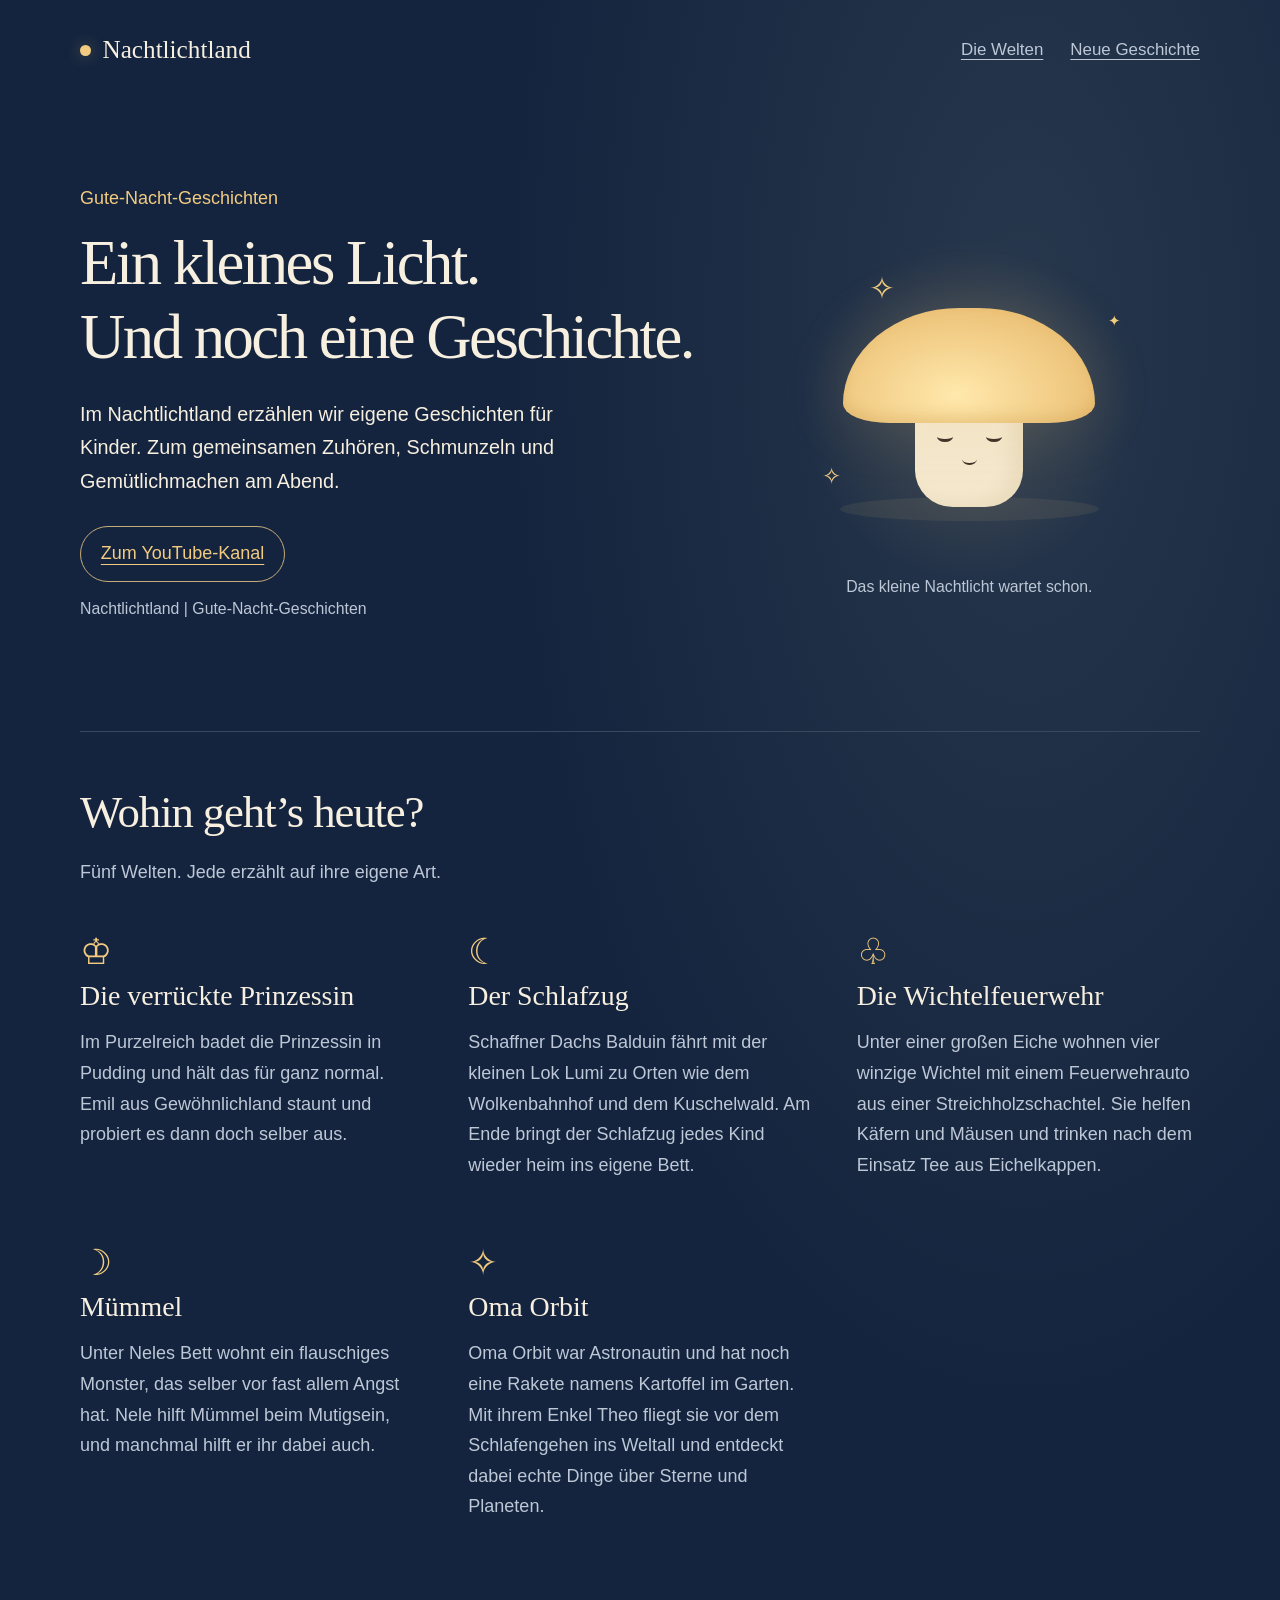
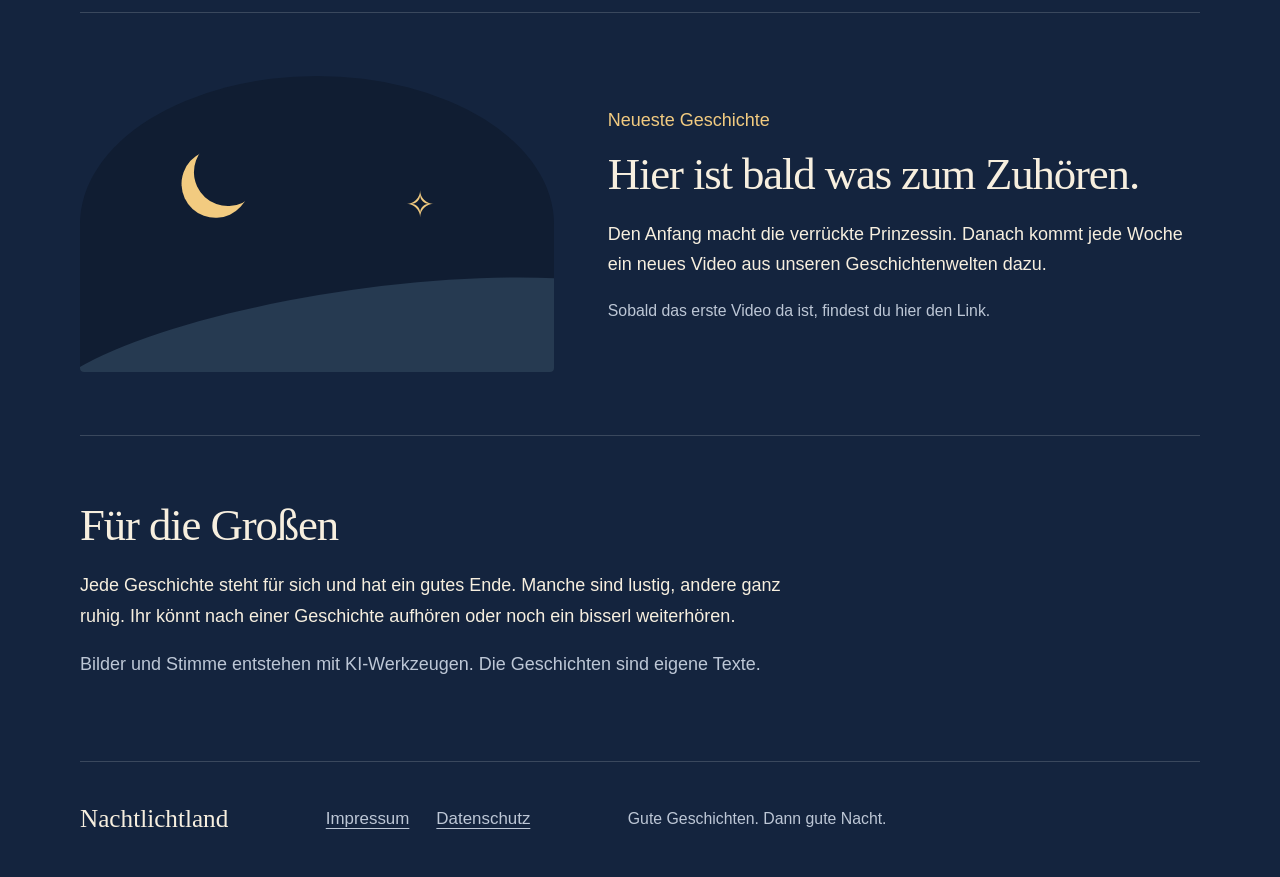
<file: index.html>
<!doctype html>
<html lang="de-AT">
<head>
  <meta charset="utf-8">
  <meta name="viewport" content="width=device-width, initial-scale=1">
  <meta name="description" content="Nachtlichtland: eigene Gute-Nacht-Geschichten für Kinder. Von der verrückten Prinzessin bis zum Schlafzug. Zum gemeinsamen Zuhören am Abend.">
  <meta name="theme-color" content="#14243e">
  <meta name="referrer" content="no-referrer">
  <title>Nachtlichtland | Gute-Nacht-Geschichten</title>
  <link rel="stylesheet" href="stil.css">
</head>
<body>
  <a class="skip-link" href="#inhalt">Zum Inhalt</a>
  <header class="site-header wrap">
    <a class="wordmark" href="index.html" aria-label="Nachtlichtland, Startseite"><span class="brand-light" aria-hidden="true"></span>Nachtlichtland</a>
    <nav aria-label="Hauptnavigation"><a href="#welten">Die Welten</a><a href="#geschichte">Neue Geschichte</a></nav>
  </header>
  <main id="inhalt">
    <section class="hero wrap" aria-labelledby="willkommen">
      <div class="hero-copy">
        <p class="intro">Gute-Nacht-Geschichten</p>
        <h1 id="willkommen">Ein kleines Licht.<br>Und noch eine Geschichte.</h1>
        <p class="lead">Im Nachtlichtland erzählen wir eigene Geschichten für Kinder. Zum gemeinsamen Zuhören, Schmunzeln und Gemütlichmachen am Abend.</p>
        <a class="coming-soon" href="https://www.youtube.com/@Nachtlichtland" rel="noreferrer">Zum YouTube-Kanal</a>
        <p class="small">Nachtlichtland | Gute-Nacht-Geschichten</p>
      </div>
      <figure class="nightlight-scene">
        <!-- FIGUR-PLATZHALTER: später durch das bestätigte Referenzbild aus _marke/NACHTLICHTLAND.md ersetzen. -->
        <div class="nightlight" role="img" aria-label="Ein kleines pilzförmiges Nachtlicht leuchtet honiggelb. Vorläufige Darstellung.">
          <span class="spark spark-one" aria-hidden="true">✧</span><span class="spark spark-two" aria-hidden="true">✦</span><span class="spark spark-three" aria-hidden="true">✧</span>
          <div class="lamp-cap" aria-hidden="true"></div>
          <div class="lamp-base" aria-hidden="true"><span class="eye eye-left"></span><span class="eye eye-right"></span><span class="smile"></span></div>
          <div class="lamp-ground" aria-hidden="true"></div>
        </div>
        <figcaption>Das kleine Nachtlicht wartet schon.</figcaption>
      </figure>
    </section>
    <section class="worlds wrap" id="welten" aria-labelledby="welten-titel">
      <div class="section-heading"><h2 id="welten-titel">Wohin geht’s heute?</h2><p>Fünf Welten. Jede erzählt auf ihre eigene Art.</p></div>
      <div class="world-grid">
        <article class="world"><span class="world-symbol" aria-hidden="true">♔</span><h3>Die verrückte Prinzessin</h3><p>Im Purzelreich badet die Prinzessin in Pudding und hält das für ganz normal. Emil aus Gewöhnlichland staunt und probiert es dann doch selber aus.</p></article>
        <article class="world"><span class="world-symbol" aria-hidden="true">☾</span><h3>Der Schlafzug</h3><p>Schaffner Dachs Balduin fährt mit der kleinen Lok Lumi zu Orten wie dem Wolkenbahnhof und dem Kuschelwald. Am Ende bringt der Schlafzug jedes Kind wieder heim ins eigene Bett.</p></article>
        <article class="world"><span class="world-symbol" aria-hidden="true">♧</span><h3>Die Wichtelfeuerwehr</h3><p>Unter einer großen Eiche wohnen vier winzige Wichtel mit einem Feuerwehrauto aus einer Streichholzschachtel. Sie helfen Käfern und Mäusen und trinken nach dem Einsatz Tee aus Eichelkappen.</p></article>
        <article class="world"><span class="world-symbol" aria-hidden="true">☽</span><h3>Mümmel</h3><p>Unter Neles Bett wohnt ein flauschiges Monster, das selber vor fast allem Angst hat. Nele hilft Mümmel beim Mutigsein, und manchmal hilft er ihr dabei auch.</p></article>
        <article class="world"><span class="world-symbol" aria-hidden="true">✧</span><h3>Oma Orbit</h3><p>Oma Orbit war Astronautin und hat noch eine Rakete namens Kartoffel im Garten. Mit ihrem Enkel Theo fliegt sie vor dem Schlafengehen ins Weltall und entdeckt dabei echte Dinge über Sterne und Planeten.</p></article>
      </div>
    </section>
    <section class="latest wrap" id="geschichte" aria-labelledby="neu-titel">
      <div class="story-window" aria-hidden="true"><span class="moon"></span><span class="window-star">✧</span><span class="window-hill"></span></div>
      <div><p class="intro">Neueste Geschichte</p><h2 id="neu-titel">Hier ist bald was zum Zuhören.</h2><p>Den Anfang macht die verrückte Prinzessin. Danach kommt jede Woche ein neues Video aus unseren Geschichtenwelten dazu.</p>
        <!-- VIDEO-PLATZHALTER: Nach Veröffentlichung Titel und Text aktualisieren und einen normalen YouTube-Link ergänzen. Kein eingebetteter Player und kein externes Vorschaubild. -->
        <p class="small">Sobald das erste Video da ist, findest du hier den Link.</p>
      </div>
    </section>
    <aside class="parents wrap" aria-labelledby="eltern-titel"><h2 id="eltern-titel">Für die Großen</h2><p>Jede Geschichte steht für sich und hat ein gutes Ende. Manche sind lustig, andere ganz ruhig. Ihr könnt nach einer Geschichte aufhören oder noch ein bisserl weiterhören.</p><p>Bilder und Stimme entstehen mit KI-Werkzeugen. Die Geschichten sind eigene Texte.</p></aside>
  </main>
  <footer class="site-footer wrap"><a class="wordmark" href="index.html">Nachtlichtland</a><nav aria-label="Rechtliches"><a href="impressum.html">Impressum</a><a href="datenschutz.html">Datenschutz</a></nav><p class="small">Gute Geschichten. Dann gute Nacht.</p></footer>
</body>
</html>
</file>
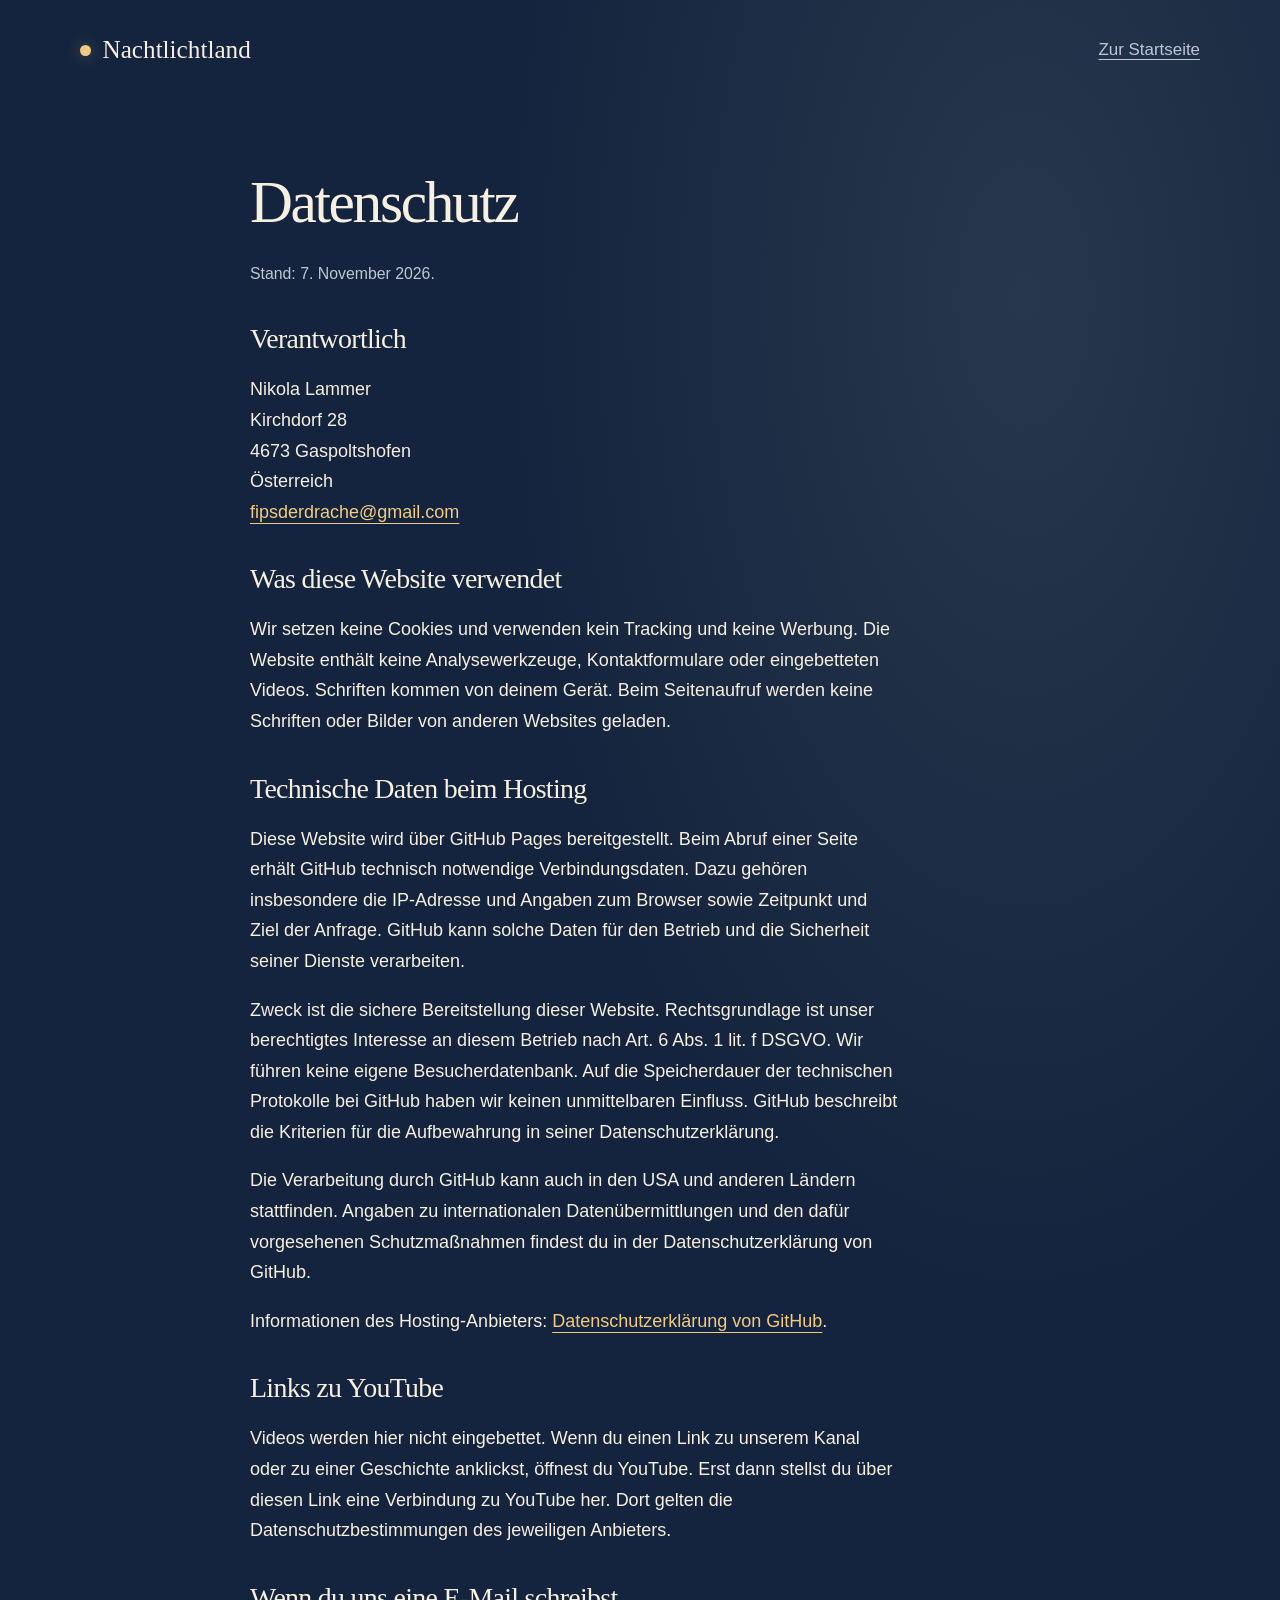
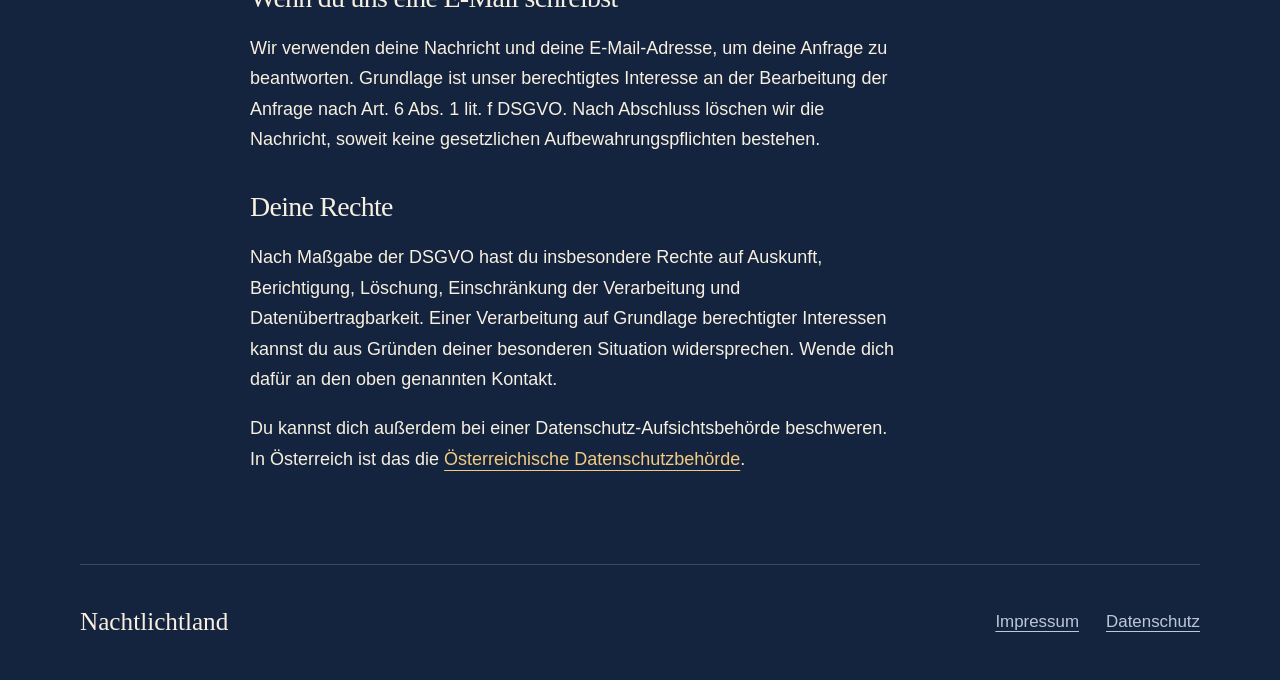
<file: datenschutz.html>
<!doctype html>
<html lang="de-AT">
<head>
  <meta charset="utf-8">
  <meta name="viewport" content="width=device-width, initial-scale=1">
  <meta name="robots" content="noindex">
  <meta name="referrer" content="no-referrer">
  <title>Datenschutz | Nachtlichtland</title>
  <link rel="stylesheet" href="stil.css">
</head>
<body>
  <a class="skip-link" href="#inhalt">Zum Inhalt</a>
  <header class="site-header wrap"><a class="wordmark" href="index.html"><span class="brand-light" aria-hidden="true"></span>Nachtlichtland</a><nav aria-label="Hauptnavigation"><a href="index.html">Zur Startseite</a></nav></header>
  <main class="legal wrap" id="inhalt">
    <h1>Datenschutz</h1>
    <p class="small">Stand: 7. November 2026.</p>
    <h2>Verantwortlich</h2>
    <p>Nikola Lammer<br>Kirchdorf 28<br>4673 Gaspoltshofen<br>Österreich<br><a href="mailto:fipsderdrache@gmail.com">fipsderdrache@gmail.com</a></p>
    <h2>Was diese Website verwendet</h2>
    <p>Wir setzen keine Cookies und verwenden kein Tracking und keine Werbung. Die Website enthält keine Analysewerkzeuge, Kontaktformulare oder eingebetteten Videos. Schriften kommen von deinem Gerät. Beim Seitenaufruf werden keine Schriften oder Bilder von anderen Websites geladen.</p>
    <h2>Technische Daten beim Hosting</h2>
    <p>Diese Website wird über GitHub Pages bereitgestellt. Beim Abruf einer Seite erhält GitHub technisch notwendige Verbindungsdaten. Dazu gehören insbesondere die IP-Adresse und Angaben zum Browser sowie Zeitpunkt und Ziel der Anfrage. GitHub kann solche Daten für den Betrieb und die Sicherheit seiner Dienste verarbeiten.</p>
    <p>Zweck ist die sichere Bereitstellung dieser Website. Rechtsgrundlage ist unser berechtigtes Interesse an diesem Betrieb nach Art. 6 Abs. 1 lit. f DSGVO. Wir führen keine eigene Besucherdatenbank. Auf die Speicherdauer der technischen Protokolle bei GitHub haben wir keinen unmittelbaren Einfluss. GitHub beschreibt die Kriterien für die Aufbewahrung in seiner Datenschutzerklärung.</p>
    <p>Die Verarbeitung durch GitHub kann auch in den USA und anderen Ländern stattfinden. Angaben zu internationalen Datenübermittlungen und den dafür vorgesehenen Schutzmaßnahmen findest du in der Datenschutzerklärung von GitHub.</p>
    <p>Informationen des Hosting-Anbieters: <a href="https://docs.github.com/en/site-policy/privacy-policies/github-general-privacy-statement" rel="noreferrer">Datenschutzerklärung von GitHub</a>.</p>
    <h2>Links zu YouTube</h2>
    <p>Videos werden hier nicht eingebettet. Wenn du einen Link zu unserem Kanal oder zu einer Geschichte anklickst, öffnest du YouTube. Erst dann stellst du über diesen Link eine Verbindung zu YouTube her. Dort gelten die Datenschutzbestimmungen des jeweiligen Anbieters.</p>
    <h2>Wenn du uns eine E-Mail schreibst</h2>
    <p>Wir verwenden deine Nachricht und deine E-Mail-Adresse, um deine Anfrage zu beantworten. Grundlage ist unser berechtigtes Interesse an der Bearbeitung der Anfrage nach Art. 6 Abs. 1 lit. f DSGVO. Nach Abschluss löschen wir die Nachricht, soweit keine gesetzlichen Aufbewahrungspflichten bestehen.</p>
    <h2>Deine Rechte</h2>
    <p>Nach Maßgabe der DSGVO hast du insbesondere Rechte auf Auskunft, Berichtigung, Löschung, Einschränkung der Verarbeitung und Datenübertragbarkeit. Einer Verarbeitung auf Grundlage berechtigter Interessen kannst du aus Gründen deiner besonderen Situation widersprechen. Wende dich dafür an den oben genannten Kontakt.</p>
    <p>Du kannst dich außerdem bei einer Datenschutz-Aufsichtsbehörde beschweren. In Österreich ist das die <a href="https://www.dsb.gv.at/" rel="noreferrer">Österreichische Datenschutzbehörde</a>.</p>
  </main>
  <footer class="site-footer wrap"><a class="wordmark" href="index.html">Nachtlichtland</a><nav aria-label="Rechtliches"><a href="impressum.html">Impressum</a><a href="datenschutz.html" aria-current="page">Datenschutz</a></nav></footer>
</body>
</html>
</file>
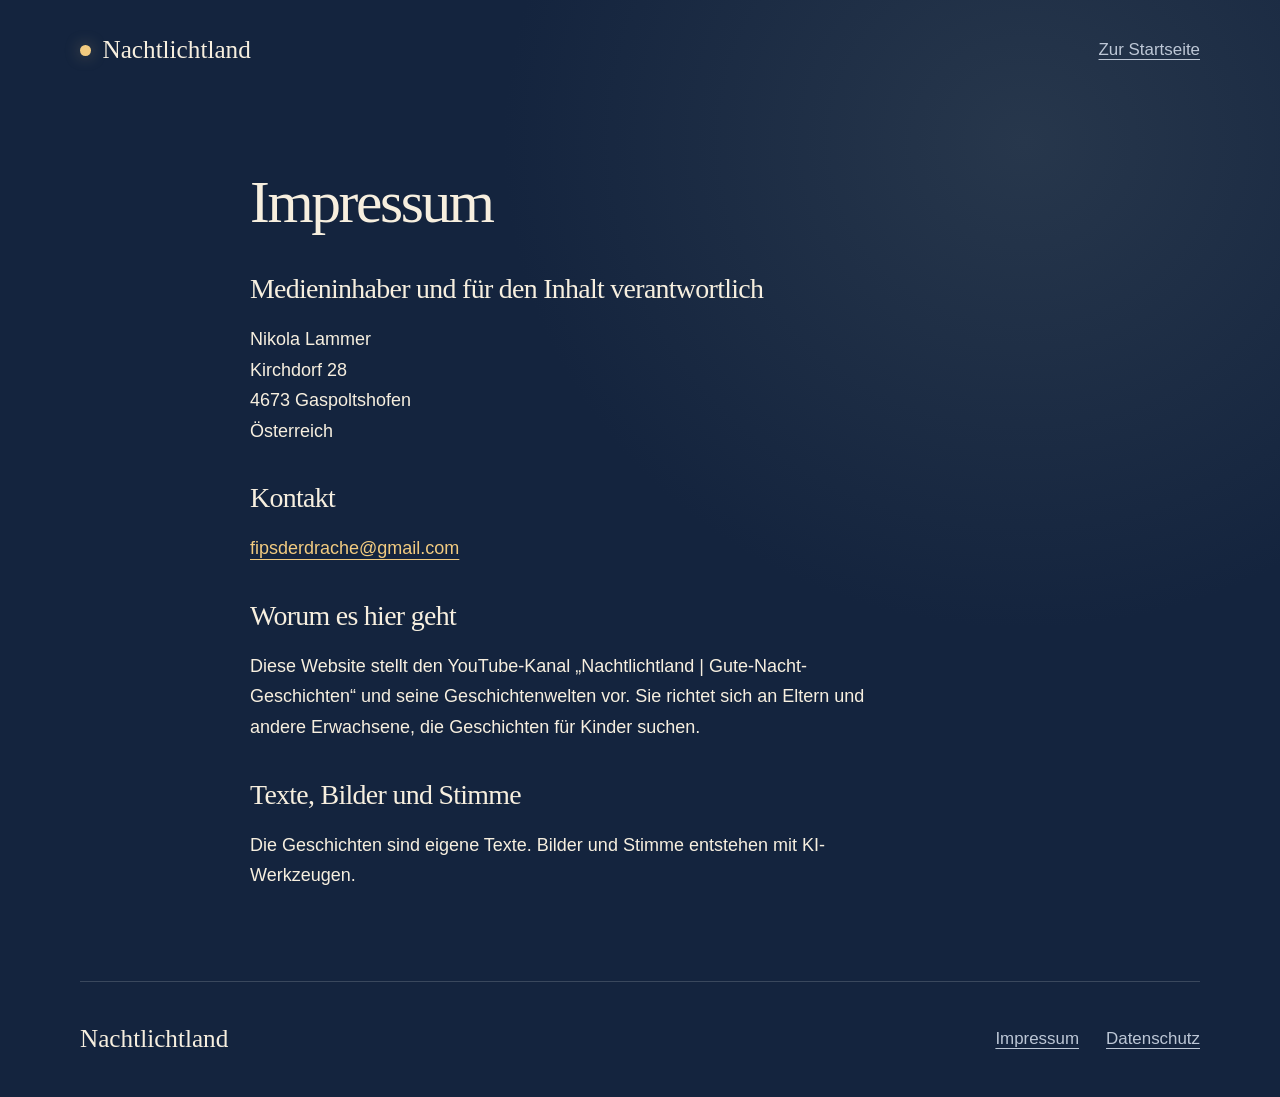
<file: impressum.html>
<!doctype html>
<html lang="de-AT">
<head>
  <meta charset="utf-8">
  <meta name="viewport" content="width=device-width, initial-scale=1">
  <meta name="robots" content="noindex">
  <meta name="referrer" content="no-referrer">
  <title>Impressum | Nachtlichtland</title>
  <link rel="stylesheet" href="stil.css">
</head>
<body>
  <a class="skip-link" href="#inhalt">Zum Inhalt</a>
  <header class="site-header wrap"><a class="wordmark" href="index.html"><span class="brand-light" aria-hidden="true"></span>Nachtlichtland</a><nav aria-label="Hauptnavigation"><a href="index.html">Zur Startseite</a></nav></header>
  <main class="legal wrap" id="inhalt">
    <h1>Impressum</h1>
    <h2>Medieninhaber und für den Inhalt verantwortlich</h2>
    <address>Nikola Lammer<br>Kirchdorf 28<br>4673 Gaspoltshofen<br>Österreich</address>
    <h2>Kontakt</h2>
    <p><a href="mailto:fipsderdrache@gmail.com">fipsderdrache@gmail.com</a></p>
    <h2>Worum es hier geht</h2>
    <p>Diese Website stellt den YouTube-Kanal „Nachtlichtland | Gute-Nacht-Geschichten“ und seine Geschichtenwelten vor. Sie richtet sich an Eltern und andere Erwachsene, die Geschichten für Kinder suchen.</p>
    <h2>Texte, Bilder und Stimme</h2>
    <p>Die Geschichten sind eigene Texte. Bilder und Stimme entstehen mit KI-Werkzeugen.</p>
  </main>
  <footer class="site-footer wrap"><a class="wordmark" href="index.html">Nachtlichtland</a><nav aria-label="Rechtliches"><a href="impressum.html" aria-current="page">Impressum</a><a href="datenschutz.html">Datenschutz</a></nav></footer>
</body>
</html>
</file>
<file: stil.css>
:root {
  color-scheme: dark;
  --night: #14243e;
  --night-deep: #101d32;
  --honey: #f2cb80;
  --cream: #f7efdF;
  --quiet: #bdc7d6;
  --line: #3a485d;
  --ink: #3c2e25;
  font-family: "Trebuchet MS", "Segoe UI", sans-serif;
  color: var(--cream);
  background: var(--night);
  font-size: 18px;
  line-height: 1.7;
}
* { box-sizing: border-box; }
html { scroll-padding-top: 1.5rem; }
body { margin: 0; background: radial-gradient(ellipse at 80% 13%, #27374c 0, transparent 36%), var(--night); }
a { color: var(--honey); text-underline-offset: .25em; text-decoration-thickness: 1px; }
a:hover { color: var(--cream); }
a:focus-visible { outline: 3px solid var(--honey); outline-offset: 6px; border-radius: 2px; }
p { margin: 0 0 1rem; max-width: 65ch; }
h1, h2, h3 { font-family: Georgia, "Times New Roman", serif; font-weight: 400; line-height: 1.18; text-wrap: balance; }
h1 { font-size: clamp(2.4rem, 4.9vw, 4rem); letter-spacing: -.04em; margin: .7rem 0 1.3rem; }
h2 { font-size: clamp(1.9rem, 3.5vw, 2.7rem); letter-spacing: -.025em; margin: 0 0 1rem; }
h3 { font-size: 1.55rem; margin: .35rem 0 .8rem; }
figure { margin: 0; }
.wrap { width: min(1120px, calc(100% - 3rem)); margin-inline: auto; }
.site-header { display: flex; flex-wrap: wrap; justify-content: space-between; align-items: center; gap: 1rem; padding-block: 1.6rem; }
.wordmark { display: inline-flex; align-items: center; gap: .65rem; color: var(--cream); font-family: Georgia, "Times New Roman", serif; font-size: 1.4rem; text-decoration: none; }
.brand-light { width: .6rem; height: .6rem; background: var(--honey); border-radius: 50%; box-shadow: 0 0 16px #f2cb8059; }
nav { display: flex; flex-wrap: wrap; gap: .4rem 1.5rem; }
nav a { color: var(--quiet); font-size: .94rem; padding-block: .35rem; }
.hero { display: grid; grid-template-columns: 1.35fr 1fr; align-items: center; gap: 2rem; padding-block: 4.6rem 5rem; }
.hero-copy { max-width: 660px; }
.intro { color: var(--honey); margin-bottom: .65rem; }
.lead { font-size: 1.1rem; max-width: 47ch; }
.small { font-size: .88rem; color: var(--quiet); }
.coming-soon { display: inline-block; padding: .65rem 1.1rem; margin-block: .5rem .8rem; border: 1px solid #c6ac77; border-radius: 2rem; color: var(--honey); }
.nightlight-scene { text-align: center; }
.nightlight-scene figcaption { color: var(--quiet); font-size: .88rem; }
.nightlight { width: min(100%, 360px); height: 350px; position: relative; margin-inline: auto; background: radial-gradient(ellipse at 50% 53%, #f2cb802b, transparent 65%); }
.lamp-cap { position: absolute; left: 15%; top: 24%; width: 70%; height: 33%; border-radius: 50% 50% 20% 20% / 90% 90% 18% 18%; background: radial-gradient(ellipse at 45% 75%, #ffe8ac, #e5b363); box-shadow: 0 0 65px #f2cb8026, inset 0 -7px 12px #c9964640; z-index: 2; }
.lamp-base { position: absolute; left: 35%; top: 51%; width: 30%; height: 30%; background: #f4e7cc; border-radius: 15% 15% 35% 35%; box-shadow: inset -12px -4px 15px #c7ae8030; z-index: 1; }
.eye { position: absolute; width: 15%; height: 10%; top: 28%; border-bottom: 3px solid var(--ink); border-radius: 0 0 50% 50%; }
.eye-left { left: 20%; }.eye-right { right: 20%; }
.smile { position: absolute; width: 14%; height: 11%; left: 43%; top: 49%; border-bottom: 2px solid var(--ink); border-radius: 0 0 50% 50%; }
.lamp-ground { position: absolute; left: 14%; top: 78%; width: 72%; height: 7%; border-radius: 50%; background: #f2cb8014; }
.spark { position: absolute; color: var(--honey); }.spark-one { top: 11%; left: 22%; font-size: 1.7rem; }.spark-two { top: 24%; right: 8%; font-size: .85rem; }.spark-three { top: 67%; left: 9%; font-size: 1.25rem; }
.section-heading { margin-bottom: 2rem; }.section-heading p { color: var(--quiet); }
.worlds { padding-block: 3rem 4rem; border-top: 1px solid var(--line); }
.world-grid { display: grid; grid-template-columns: repeat(3, minmax(0, 1fr)); gap: 2rem 2.5rem; }
.world { padding-top: .6rem; }.world p { color: var(--quiet); }.world-symbol { color: var(--honey); font-size: 2rem; line-height: 1; }
.latest { display: grid; grid-template-columns: 1fr 1.25fr; align-items: center; gap: 3rem; padding-block: 3.5rem; border-top: 1px solid var(--line); }
.story-window { position: relative; width: 100%; aspect-ratio: 16 / 10; background: var(--night-deep); border-radius: 50% 50% 4px 4px; overflow: hidden; }
.moon { position: absolute; width: 3.8rem; height: 3.8rem; border-radius: 50%; top: 21%; left: 24%; box-shadow: -.9rem .3rem 0 0 var(--honey); transform: rotate(-25deg); }
.window-star { position: absolute; right: 25%; top: 33%; color: var(--honey); font-size: 2rem; }
.window-hill { position: absolute; width: 140%; height: 55%; bottom: -27%; left: -10%; border-radius: 50%; background: #263a51; transform: rotate(-8deg); }
.parents { padding-block: 3.5rem; border-top: 1px solid var(--line); }.parents p { max-width: 70ch; }.parents p:last-child { color: var(--quiet); }
.site-footer { border-top: 1px solid var(--line); padding-block: 2rem; display: flex; flex-wrap: wrap; align-items: center; justify-content: space-between; gap: 1rem 2rem; }.site-footer p { flex-basis: 100%; margin: 0; }
.legal { max-width: 780px; padding-block: 3rem 4rem; min-height: 60vh; }.legal h1 { font-size: clamp(2.4rem, 6vw, 3.3rem); }.legal h2 { font-size: 1.55rem; margin-top: 2rem; }.legal address { font-style: normal; }.legal li { margin-block: .5rem; }.placeholder { color: var(--honey); }.draft-note { padding-left: 1rem; border-left: 2px solid var(--honey); color: var(--quiet); }
.skip-link { position: absolute; top: .5rem; left: 1rem; padding: .6rem 1rem; background: var(--night-deep); transform: translateY(-200%); z-index: 5; }.skip-link:focus { transform: translateY(0); }
@media (max-width: 850px) { .world-grid { grid-template-columns: repeat(2, minmax(0, 1fr)); }.hero { gap: .5rem; padding-top: 2.5rem; }.nightlight { height: 300px; }.latest { gap: 2rem; } }
@media (max-width: 620px) { .wrap { width: calc(100% - 2rem); }.site-header { padding-block: 1rem; }.site-header nav { gap: 1rem; }.hero { grid-template-columns: 1fr; padding-block: 2.2rem 3rem; gap: 1rem; }.hero-copy { max-width: 100%; }.nightlight-scene { justify-self: center; width: min(100%, 320px); }.nightlight { height: 280px; }.world-grid { grid-template-columns: 1fr; gap: 1.4rem; }.world { border-bottom: 1px solid var(--line); padding-bottom: 1rem; }.world:last-child { border-bottom: 0; }.worlds { padding-block: 2.5rem; }.latest { grid-template-columns: 1fr; gap: 1.6rem; padding-block: 2.5rem; }.story-window { max-width: 400px; }.parents { padding-block: 2.5rem; }.coming-soon { max-width: 100%; }.site-footer { align-items: flex-start; flex-direction: column; } }
@media (prefers-reduced-motion: reduce) { html { scroll-behavior: auto; } }
</file>
